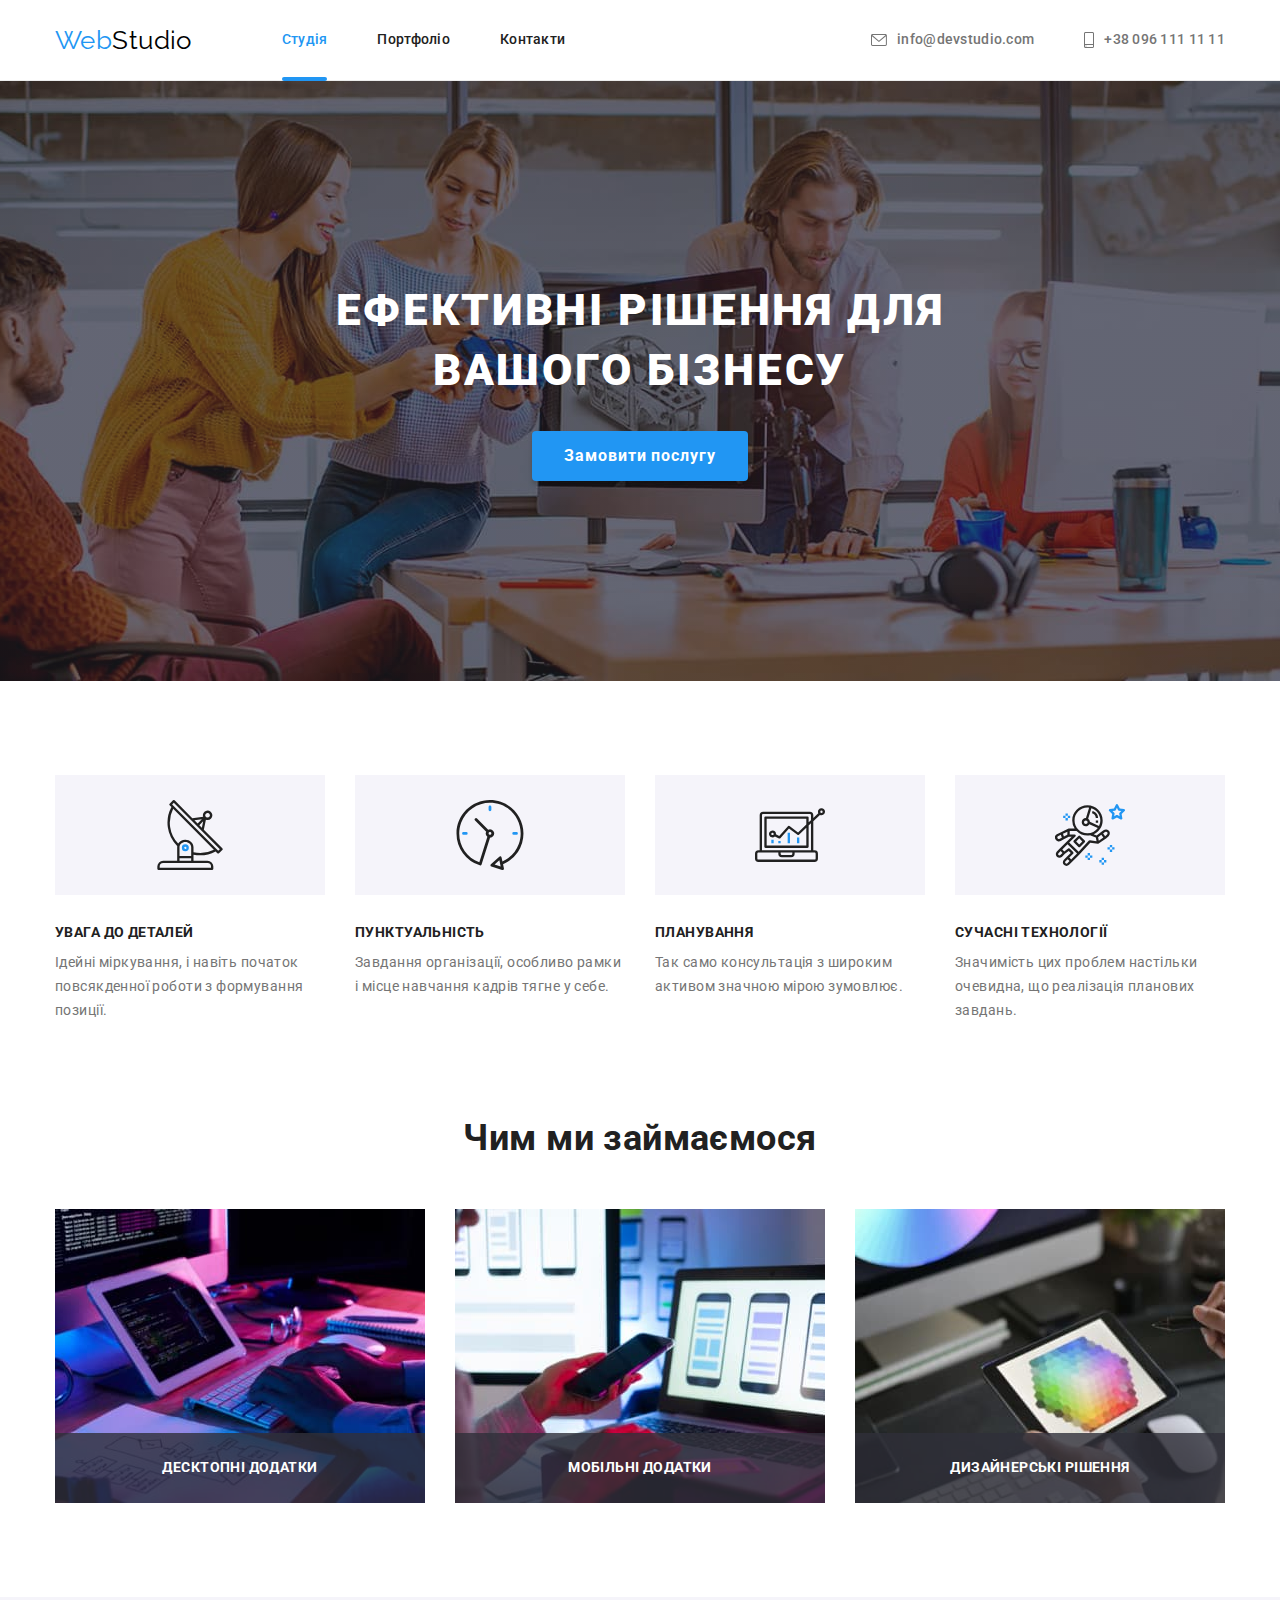
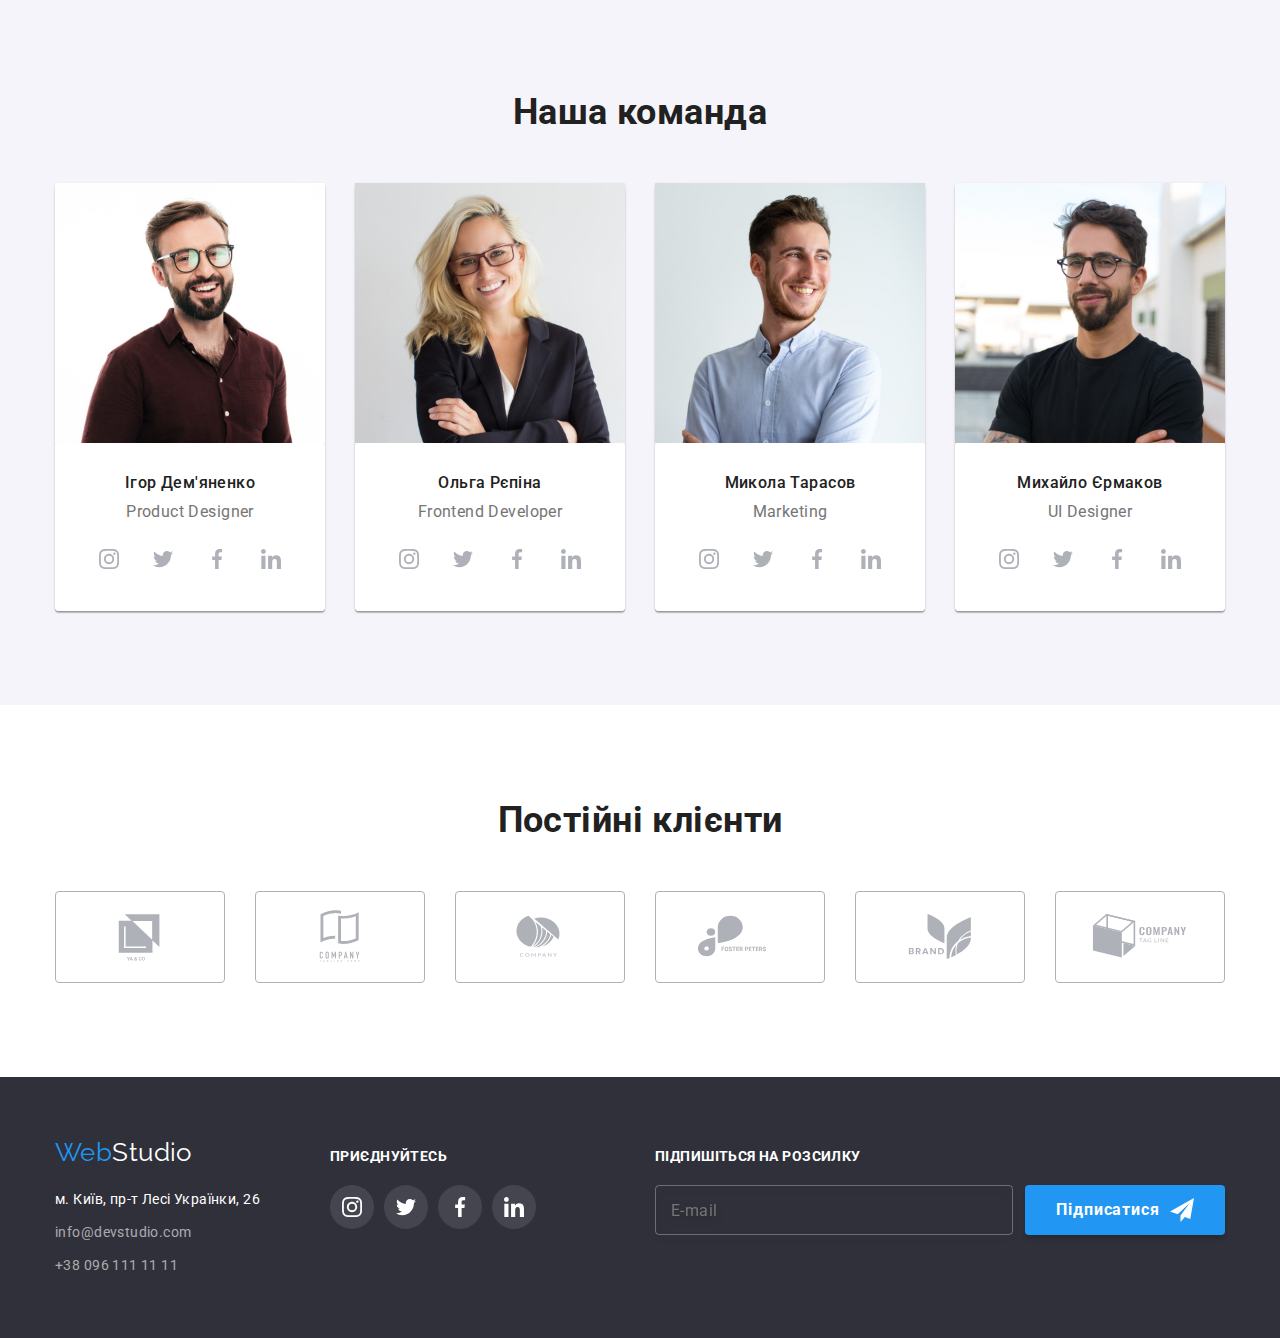
<file: index.html>
<!DOCTYPE html>
<html lang="uk">
	<head>
		<meta charset="UTF-8" />
		<meta http-equiv="X-UA-Compatible" content="IE=edge" />
		<meta name="viewport" content="width=device-width, initial-scale=1.0" />
		<title>Студія</title>
		<link rel="preconnect" href="https://fonts.googleapis.com" />
		<link rel="preconnect" href="https://fonts.gstatic.com" crossorigin />
		<link
			href="https://fonts.googleapis.com/css2?family=Raleway:wght@700&family=Roboto:wght@400;500;700;900&display=swap"
			rel="stylesheet"
		/>
		<link
			rel="stylesheet"
			href="https://cdnjs.cloudflare.com/ajax/libs/modern-normalize/1.1.0/modern-normalize.min.css"
		/>
		<!-- <link rel="stylesheet" href="./css/styles.css" /> -->
		<link rel="stylesheet" href="./css/main.min.css" />
	</head>
	<body>
		<header class="head-sect">
			<div class="container head-nav"
				><nav class="nav-container">
					<a href="./index.html" lang="en" class="logo"><span class="logo-accent">Web</span>Studio</a>
					<ul class="list nav-list">
						<li class="nav-item"><a href="./index.html" class="link nav-link current">Студія</a></li>
						<li class="nav-item"><a href="./portfolio.html" class="link nav-link">Портфоліо</a></li>
						<li class="nav-item"><a href="" class="link nav-link">Контакти</a></li>
					</ul>
				</nav>
				<ul class="list nav-container">
					<li class="nav-item"
						><a href="mailto:info@devstudio.com" class="link nav-link contact-link"
							><svg width="16px" height="12px" class="contact-icon">
								<use href="./images/symbol-defs.svg#icon-envelope"></use>
							</svg>
							info@devstudio.com</a
						></li
					>
					<li class="nav-item"
						><a href="tel:+380961111111" class="link nav-link contact-link">
							<svg width="10px" height="16px" class="contact-icon">
								<use href="./images/symbol-defs.svg#icon-smartphone"></use></svg
							>+38 096 111 11 11</a
						></li
					>
				</ul>
			</div>
		</header>
		<main>
			<!-- Hero section -->
			<section class="hero-sect hero-bg">
				<h1 class="hero-header">Ефективні рішення для вашого бізнесу</h1>
				<button class="basic-button hero-button" type="button" data-modal-open>Замовити послугу</button>
			</section>
			<!-- Qualities -->
			<section class="section-qual">
				<div class="container">
					<h2 class="visually-hidden">Особливості</h2>
					<ul class="list qualities-list">
						<li class="qualities-list__item">
							<div class="qualities-thumb"
								><svg width="70px" height="70px" class="qyualities-icon">
									<use href="./images/symbol-defs.svg#icon-antenna"></use>
								</svg>
							</div>
							<h3 class="qualities-list__header">УВАГА ДО ДЕТАЛЕЙ</h3>
							<p>Ідейні міркування, і навіть початок повсякденної роботи з формування позиції.</p>
						</li>
						<li class="qualities-list__item">
							<div class="qualities-thumb"
								><svg width="70px" height="70px" class="qyualities-icon">
									<use href="./images/symbol-defs.svg#icon-clock"></use>
								</svg>
							</div>
							<h3 class="qualities-list__header">ПУНКТУАЛЬНІСТЬ</h3>
							<p>Завдання організації, особливо рамки і місце навчання кадрів тягне у себе.</p>
						</li>
						<li class="qualities-list__item">
							<div class="qualities-thumb"
								><svg width="70px" height="70px" class="qyualities-icon">
									<use href="./images/symbol-defs.svg#icon-diagram"></use>
								</svg>
							</div>
							<h3 class="qualities-list__header">ПЛАНУВАННЯ</h3>
							<p>Так само консультація з широким активом значною мірою зумовлює.</p>
						</li>
						<li class="qualities-list__item">
							<div class="qualities-thumb"
								><svg width="70px" height="70px" class="qyualities-icon">
									<use href="./images/symbol-defs.svg#icon-astronaut"></use>
								</svg>
							</div>
							<h3 class="qualities-list__header">СУЧАСНІ ТЕХНОЛОГІЇ</h3>
							<p>Значимість цих проблем настільки очевидна, що реалізація планових завдань.</p>
						</li>
					</ul>
				</div>
			</section>
			<!-- What we do -->
			<section class="section">
				<div class="container">
					<h2 class="main-header">Чим ми займаємося</h2>
					<ul class="list works-list">
						<li class="work-item"
							><img src="./images/img-1.jpg" alt="розробка коду" width="370" height="294" />
							<p class="works-text">Десктопні додатки</p></li
						>
						<li class="work-item"
							><img src="./images/img-2.jpg" alt="мобільні додатки" width="370" height="294" />
							<p class="works-text">Мобільні додатки</p></li
						>
						<li class="work-item"
							><img src="./images/img-3.jpg" alt="оформлення" width="370" height="294" />
							<p class="works-text">Дизайнерські рішення</p></li
						>
					</ul>
				</div>
			</section>
			<!-- Our team -->
			<section class="section team-section">
				<div class="container">
					<h2 class="main-header">Наша команда</h2>
					<ul class="list team-list">
						<li class="team-item">
							<img src="./images/member-1.jpg" alt="Ігор Дем'яненко" width="270" height="260" />
							<div class="team-descr">
								<h3 class="names">Ігор Дем'яненко</h3>
								<p lang="en" class="speciality">Product Designer</p>
								<ul class="list social-list">
									<li class="social-item"
										><a href="" class="link social-link"
											><svg width="20px" height="20px" class="social-icon">
												<use href="./images/symbol-defs.svg#icon-instagram"></use></svg></a
									></li>
									<li class="social-item"
										><a href="" class="link social-link"
											><svg width="20px" height="20px" class="social-icon">
												<use href="./images/symbol-defs.svg#icon-twitter"></use></svg></a
									></li>
									<li class="social-item"
										><a href="" class="link social-link"
											><svg width="20px" height="20px" class="social-icon">
												<use href="./images/symbol-defs.svg#icon-facebook"></use></svg></a
									></li>
									<li class="social-item"
										><a href="" class="link social-link"
											><svg width="20px" height="20px" class="social-icon">
												<use href="./images/symbol-defs.svg#icon-linkedin"></use></svg></a
									></li>
								</ul>
							</div>
						</li>
						<li class="team-item">
							<img src="./images/member-2.jpg" alt="Ольга Рєпіна" width="270" height="260" />
							<div class="team-descr"
								><h3 class="names">Ольга Рєпіна</h3> <p lang="en" class="speciality">Frontend Developer</p
								><ul class="list social-list">
									<li class="social-item"
										><a href="" class="link social-link"
											><svg width="20px" height="20px" class="social-icon">
												<use href="./images/symbol-defs.svg#icon-instagram"></use></svg></a
									></li>
									<li class="social-item"
										><a href="" class="link social-link"
											><svg width="20px" height="20px" class="social-icon">
												<use href="./images/symbol-defs.svg#icon-twitter"></use></svg></a
									></li>
									<li class="social-item"
										><a href="" class="link social-link"
											><svg width="20px" height="20px" class="social-icon">
												<use href="./images/symbol-defs.svg#icon-facebook"></use></svg></a
									></li>
									<li class="social-item"
										><a href="" class="link social-link"
											><svg width="20px" height="20px" class="social-icon">
												<use href="./images/symbol-defs.svg#icon-linkedin"></use></svg></a
									></li> </ul
							></div>
						</li>
						<li class="team-item">
							<img src="./images/member-3.jpg" alt="Микола Тарасов" width="270" height="260" />
							<div class="team-descr"
								><h3 class="names">Микола Тарасов</h3> <p lang="en" class="speciality">Marketing</p
								><ul class="list social-list">
									<li class="social-item"
										><a href="" class="link social-link"
											><svg width="20px" height="20px" class="social-icon">
												<use href="./images/symbol-defs.svg#icon-instagram"></use></svg></a
									></li>
									<li class="social-item"
										><a href="" class="link social-link"
											><svg width="20px" height="20px" class="social-icon">
												<use href="./images/symbol-defs.svg#icon-twitter"></use></svg></a
									></li>
									<li class="social-item"
										><a href="" class="link social-link"
											><svg width="20px" height="20px" class="social-icon">
												<use href="./images/symbol-defs.svg#icon-facebook"></use></svg></a
									></li>
									<li class="social-item"
										><a href="" class="link social-link"
											><svg width="20px" height="20px" class="social-icon">
												<use href="./images/symbol-defs.svg#icon-linkedin"></use></svg></a
									></li> </ul
							></div>
						</li>
						<li class="team-item">
							<img src="./images/member-4.jpg" alt="Михайло Єрмаков" width="270" height="260" />
							<div class="team-descr"
								><h3 class="names">Михайло Єрмаков</h3> <p lang="en" class="speciality">UI Designer</p
								><ul class="list social-list">
									<li class="social-item"
										><a href="" class="link social-link"
											><svg width="20px" height="20px" class="social-icon">
												<use href="./images/symbol-defs.svg#icon-instagram"></use></svg></a
									></li>
									<li class="social-item"
										><a href="" class="link social-link"
											><svg width="20px" height="20px" class="social-icon">
												<use href="./images/symbol-defs.svg#icon-twitter"></use></svg></a
									></li>
									<li class="social-item"
										><a href="" class="link social-link"
											><svg width="20px" height="20px" class="social-icon">
												<use href="./images/symbol-defs.svg#icon-facebook"></use></svg></a
									></li>
									<li class="social-item"
										><a href="" class="link social-link"
											><svg width="20px" height="20px" class="social-icon">
												<use href="./images/symbol-defs.svg#icon-linkedin"></use></svg></a
									></li> </ul
							></div>
						</li>
					</ul>
				</div>
			</section>
			<!-- Clients -->
			<section class="section">
				<div class="container">
					<h2 class="main-header">Постійні клієнти</h2>
					<ul class="list client-list">
						<li class="client-list__item"
							><a href="" class="link client-list__link"
								><svg width="106px" height="60px" class="">
									<use href="./images/symbol-defs.svg#icon-client-1"></use></svg></a
						></li>
						<li class="client-list__item"
							><a href="" class="link client-list__link"
								><svg width="106px" height="60px" class="">
									<use href="./images/symbol-defs.svg#icon-client-2"></use></svg></a
						></li>
						<li class="client-list__item"
							><a href="" class="link client-list__link"
								><svg width="106px" height="60px" class="">
									<use href="./images/symbol-defs.svg#icon-client-3"></use></svg></a
						></li>
						<li class="client-list__item"
							><a href="" class="link client-list__link"
								><svg width="106px" height="60px" class="">
									<use href="./images/symbol-defs.svg#icon-client-4"></use></svg></a
						></li>
						<li class="client-list__item"
							><a href="" class="link client-list__link"
								><svg width="106px" height="60px" class="">
									<use href="./images/symbol-defs.svg#icon-client-5"></use></svg></a
						></li>
						<li class="client-list__item"
							><a href="" class="link client-list__link"
								><svg width="106px" height="60px" class="">
									<use href="./images/symbol-defs.svg#icon-client-6"></use></svg></a
						></li>
					</ul>
				</div>
			</section>
		</main>
		<footer class="footer">
			<div class="container">
				<div class="footer-cont">
					<div>
						<a href="./index.html" lang="en" class="logo logo-bot"><span class="logo-accent">Web</span>Studio</a>
						<address class="address">
							<ul class="list">
								<li class="foot-item">
									<a
										href="https://goo.gl/maps/7gZieauw5EvDryMb9"
										target="_blank"
										rel="noreferrer noopener"
										class="link map-link"
										>м. Київ, пр-т Лесі Українки, 26</a
									>
								</li>
								<li class="foot-item"
									><a href="mailto:info@devstudio.com" class="link foot-link">info@devstudio.com</a></li
								>
								<li class="foot-item"><a href="tel:+380961111111" class="link foot-link">+38 096 111 11 11</a></li>
							</ul>
						</address>
					</div>
					<div class="social-cont">
						<strong class="social-call">приєднуйтесь</strong>
						<ul class="list social-list">
							<li class="social-item"
								><a href="" class="link social-link footer-social"
									><svg width="20px" height="20px" class="social-icon">
										<use href="./images/symbol-defs.svg#icon-instagram"></use></svg></a
							></li>
							<li class="social-item"
								><a href="" class="link social-link footer-social"
									><svg width="20px" height="20px" class="social-icon">
										<use href="./images/symbol-defs.svg#icon-twitter"></use></svg></a
							></li>
							<li class="social-item"
								><a href="" class="link social-link footer-social"
									><svg width="20px" height="20px" class="social-icon">
										<use href="./images/symbol-defs.svg#icon-facebook"></use></svg></a
							></li>
							<li class="social-item"
								><a href="" class="link social-link footer-social"
									><svg width="20px" height="20px" class="social-icon">
										<use href="./images/symbol-defs.svg#icon-linkedin"></use></svg></a
							></li>
						</ul>
					</div>
					<form class="footer-form">
						<div class="footer-field"
							><label for="email" class="social-call send-call">Підпишіться на розсилку</label>
							<input type="email" id="email" name="email" placeholder="E-mail"
						/></div>
						<button type="submit" class="basic-button subscr-but"
							>Підписатися<svg width="24px" height="24px" class="send-icon">
								<use href="./images/symbol-defs.svg#icon-send"></use></svg
						></button>
					</form>
				</div>
			</div>
		</footer>
		<!-- Modal -->
		<div class="backdrop is-hidden" data-modal>
			<div class="modal"
				><button type="button" class="basic-button close-button" data-modal-close>
					<svg width="18px" height="18px">
						<use href="./images/symbol-defs.svg#icon-close"></use>
					</svg>
				</button>
				<p class="form-header">Залиште свої дані, ми вам передзвонимо</p>
				<form class="modal-form">
					<label class="input-field">
						<input type="text" name="name" />
						<span>Ім'я</span>
						<svg width="18px" height="18px" class="form-icon">
							<use href="./images/symbol-defs.svg#icon-person"></use>
						</svg>
					</label>
					<label class="input-field">
						<input type="tel" name="phone" />
						<span>Телефон</span>
						<svg width="18px" height="18px" class="form-icon">
							<use href="./images/symbol-defs.svg#icon-phone"></use>
						</svg>
					</label>
					<label class="input-field">
						<input type="email" name="email" />
						<span>Пошта</span>
						<svg width="18px" height="18px" class="form-icon">
							<use href="./images/symbol-defs.svg#icon-email"></use>
						</svg>
					</label>
					<label class="input-field">
						<textarea name="comment" placeholder="Введіть текст"></textarea>
						<span>Коментар</span>
					</label>
					<div class="agreement">
						<label class="checkbox-label">
							<input type="checkbox" name="agreement" value="agree" class="checkbox" />
							<svg width="16px" height="15px" class="icon-check">
								<use href="./images/symbol-defs.svg#icon-check"></use>
							</svg>
							Погоджуюся з розсилкою та приймаю<a href="" class="agreement-link">Умови договору</a>
						</label>
					</div>
					<button class="basic-button hero-button subscr-but send-button" type="submit">Відправити</button>
				</form>
			</div>
		</div>
		<script src="./js/modal.js"></script>
	</body>
</html>
</file>
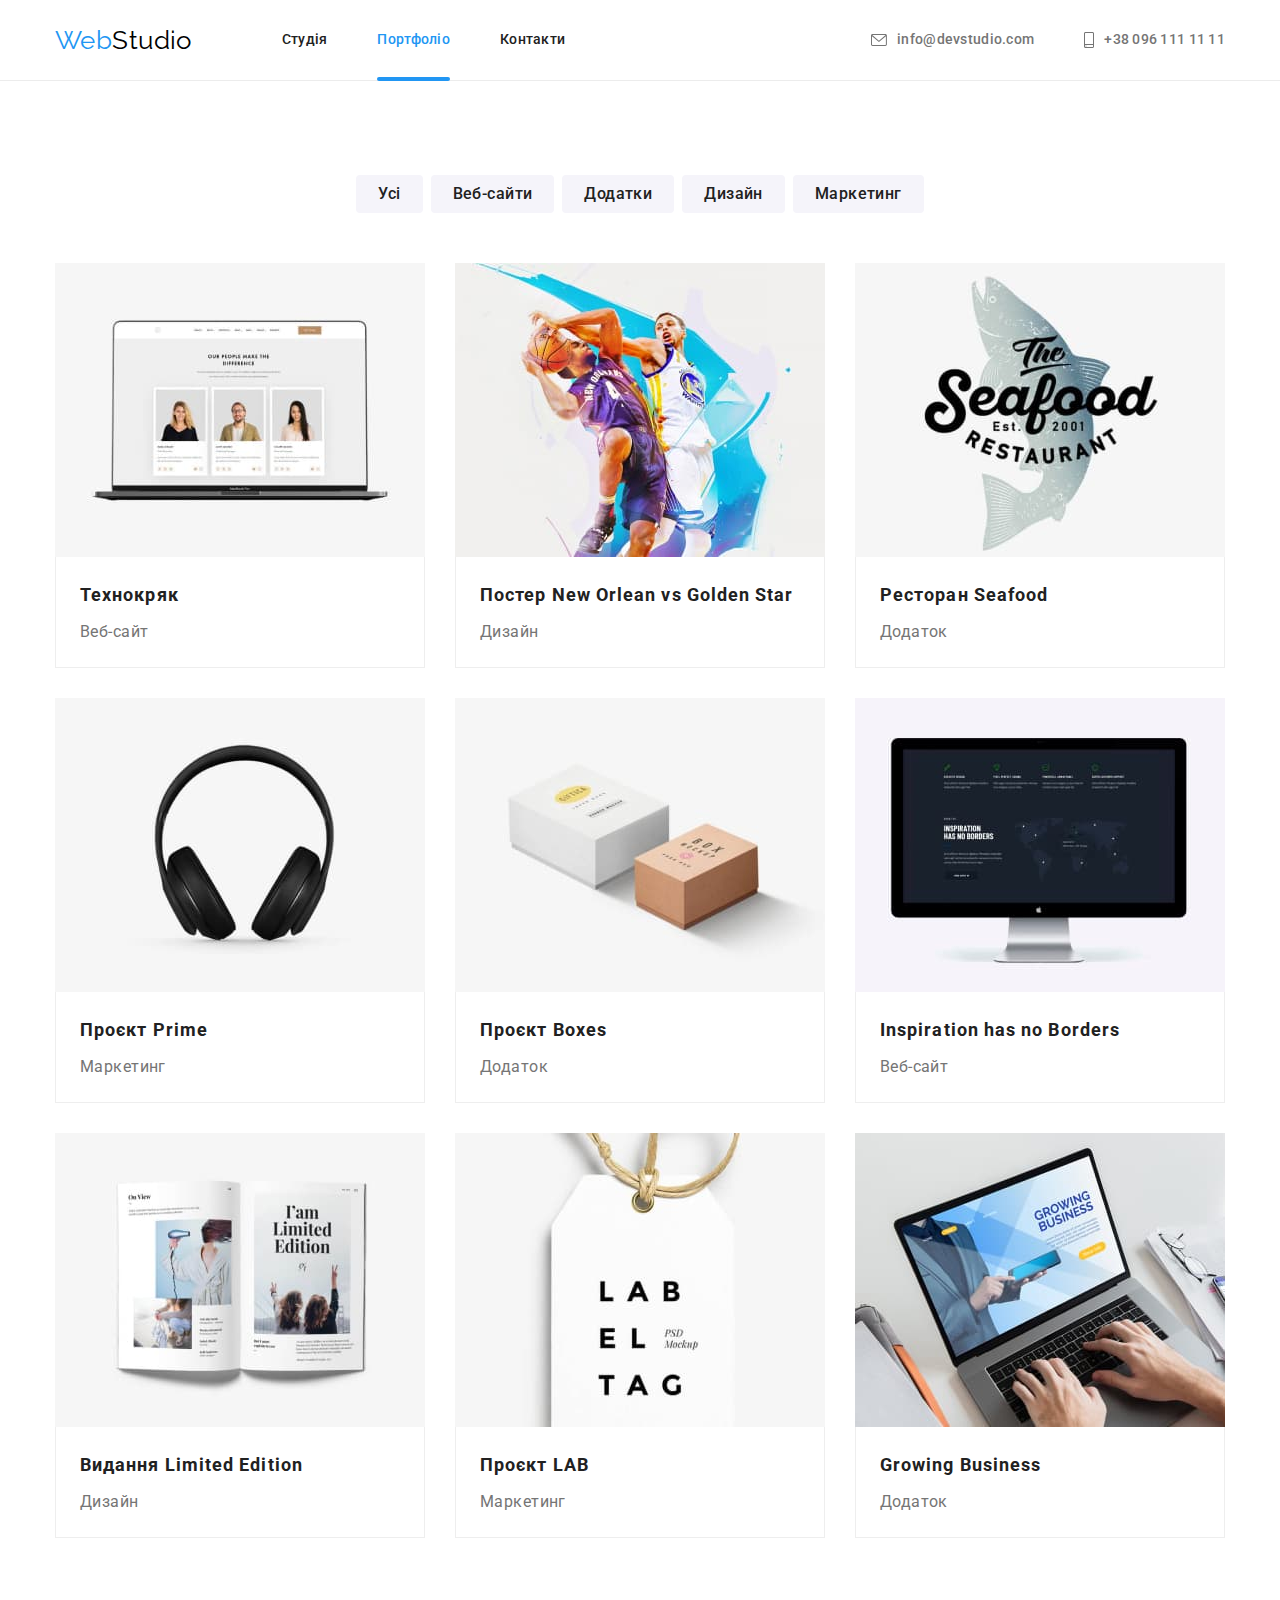
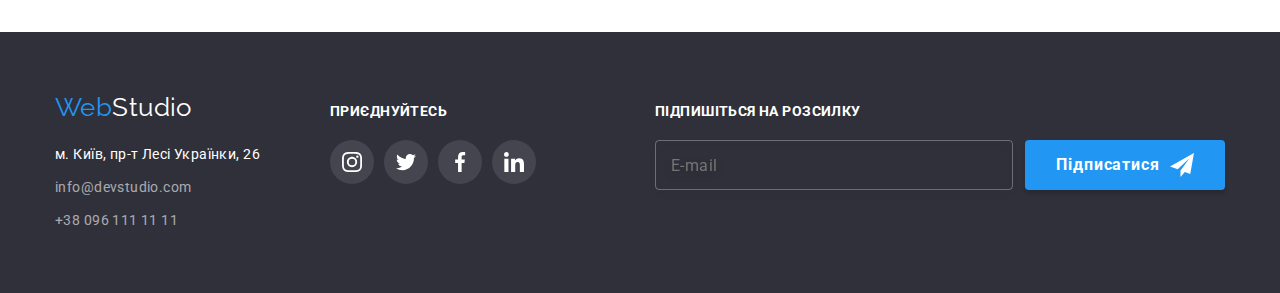
<file: portfolio.html>
<!DOCTYPE html>
<html lang="uk">
	<head>
		<meta charset="UTF-8" />
		<meta http-equiv="X-UA-Compatible" content="IE=edge" />
		<meta name="viewport" content="width=device-width, initial-scale=1.0" />
		<title>Портфоліо</title>
		<link rel="preconnect" href="https://fonts.googleapis.com" />
		<link rel="preconnect" href="https://fonts.gstatic.com" crossorigin />
		<link
			href="https://fonts.googleapis.com/css2?family=Raleway:wght@700&family=Roboto:wght@400;500;700;900&display=swap"
			rel="stylesheet"
		/>
		<link
			rel="stylesheet"
			href="https://cdnjs.cloudflare.com/ajax/libs/modern-normalize/1.1.0/modern-normalize.min.css"
		/>
		<!-- <link rel="stylesheet" href="./css/styles.css" /> -->
		<link rel="stylesheet" href="./css/main.min.css" />
	</head>
	<body>
		<header class="head-sect">
			<div class="container head-nav"
				><nav class="nav-container">
					<a href="./index.html" lang="en" class="logo"><span class="logo-accent">Web</span>Studio</a>
					<ul class="list nav-list">
						<li class="nav-item"><a href="./index.html" class="link nav-link">Студія</a></li>
						<li class="nav-item"><a href="./portfolio.html" class="link nav-link current">Портфоліо</a></li>
						<li class="nav-item"><a href="" class="link nav-link">Контакти</a></li>
					</ul>
				</nav>
				<ul class="list nav-container">
					<li class="nav-item"
						><a href="mailto:info@devstudio.com" class="link nav-link contact-link"
							><svg width="16px" height="12px" class="contact-icon">
								<use href="./images/symbol-defs.svg#icon-envelope"></use>
							</svg>
							info@devstudio.com</a
						></li
					>
					<li class="nav-item"
						><a href="tel:+380961111111" class="link nav-link contact-link">
							<svg width="10px" height="16px" class="contact-icon">
								<use href="./images/symbol-defs.svg#icon-smartphone"></use></svg
							>+38 096 111 11 11</a
						></li
					>
				</ul>
			</div>
		</header>
		<main>
			<section class="section">
				<div class="container">
					<h1 class="visually-hidden">Наші продукти</h1>
					<ul class="list filter-list">
						<li class="filter-item"><button class="basic-button filter-button" type="button">Усі</button></li>
						<li class="filter-item"><button class="basic-button filter-button" type="button">Веб-сайти</button></li>
						<li class="filter-item"><button class="basic-button filter-button" type="button">Додатки</button></li>
						<li class="filter-item"><button class="basic-button filter-button" type="button">Дизайн</button></li>
						<li class="filter-item"><button class="basic-button filter-button" type="button">Маркетинг</button></li>
					</ul>
					<ul class="list cards-list">
						<li class="cards-item">
							<a href="" class="link filter-link">
								<div class="card-thumb">
									<img src="./images/filtr-1.jpg" alt="веб сайт" width="370" height="294" />
									<p class="overlay-text"
										>Ресурс пропонує комплексні пропозиції з різним рівнем функціоналу та сервісів. Все це дозволить
										відвідувачу отримати вичерпні відомості про компанію чи приватну особу.</p
									>
								</div>
								<div class="card-text"
									><h2 class="cards-header">Технокряк</h2>
									<p class="cards-text">Веб-сайт</p>
								</div></a
							>
						</li>
						<li class="cards-item">
							<a href="" class="link filter-link">
								<div class="card-thumb">
									<img src="./images/filtr-2.jpg" alt="постер" width="370" height="294" />
									<p class="overlay-text"
										>Ресурс пропонує комплексні пропозиції з різним рівнем функціоналу та сервісів. Все це дозволить
										відвідувачу отримати вичерпні відомості про компанію чи приватну особу.</p
									>
								</div>
								<div class="card-text"
									><h2 class="cards-header">Постер <span lang="en">New Orlean vs Golden Star</span></h2>
									<p class="cards-text">Дизайн</p></div
								></a
							>
						</li>
						<li class="cards-item"
							><a href="" class="link filter-link"
								><div class="card-thumb">
									<img src="./images/filtr-3.jpg" alt="емблема ресторану" width="370" height="294" />
									<p class="overlay-text"
										>Ресурс пропонує комплексні пропозиції з різним рівнем функціоналу та сервісів. Все це дозволить
										відвідувачу отримати вичерпні відомості про компанію чи приватну особу.</p
									> </div
								><div class="card-text"
									><h2 class="cards-header">Ресторан <span lang="en">Seafood</span></h2>
									<p class="cards-text">Додаток</p></div
								></a
							>
						</li>
						<li class="cards-item"
							><a href="" class="link filter-link"
								><div class="card-thumb">
									<img src="./images/filtr-4.jpg" alt="навушники" width="370" height="294" />
									<p class="overlay-text"
										>Ресурс пропонує комплексні пропозиції з різним рівнем функціоналу та сервісів. Все це дозволить
										відвідувачу отримати вичерпні відомості про компанію чи приватну особу.</p
									> </div
								><div class="card-text"
									><h2 class="cards-header">Проєкт <span lang="en">Prime </span></h2>
									<p class="cards-text">Маркетинг</p></div
								></a
							>
						</li>
						<li class="cards-item"
							><a href="" class="link filter-link"
								><div class="card-thumb">
									<img src="./images/filtr-5.jpg" alt="коробки" width="370" height="294" /><p class="overlay-text"
										>Ресурс пропонує комплексні пропозиції з різним рівнем функціоналу та сервісів. Все це дозволить
										відвідувачу отримати вичерпні відомості про компанію чи приватну особу.</p
									> </div
								><div class="card-text"
									><h2 class="cards-header">Проєкт <span lang="en">Boxes</span></h2>
									<p class="cards-text">Додаток</p></div
								></a
							>
						</li>
						<li class="cards-item"
							><a href="" class="link filter-link"
								><div class="card-thumb">
									<img src="./images/filtr-6.jpg" alt="веб сайт" width="370" height="294" />
									<p class="overlay-text"
										>Ресурс пропонує комплексні пропозиції з різним рівнем функціоналу та сервісів. Все це дозволить
										відвідувачу отримати вичерпні відомості про компанію чи приватну особу.</p
									> </div
								><div class="card-text"
									><h2 lang="en" class="cards-header">Inspiration has no Borders</h2>
									<p class="cards-text">Веб-сайт</p></div
								></a
							>
						</li>
						<li class="cards-item"
							><a href="" class="link filter-link"
								><div class="card-thumb">
									<img src="./images/filtr-7.jpg" alt="книга" width="370" height="294" />
									<p class="overlay-text"
										>Ресурс пропонує комплексні пропозиції з різним рівнем функціоналу та сервісів. Все це дозволить
										відвідувачу отримати вичерпні відомості про компанію чи приватну особу.</p
									> </div
								><div class="card-text"
									><h2 class="cards-header">Видання <span lang="en">Limited Edition</span></h2>
									<p class="cards-text">Дизайн</p></div
								></a
							>
						</li>
						<li class="cards-item"
							><a href="" class="link filter-link"
								><div class="card-thumb">
									<img src="./images/filtr-8.jpg" alt="ярлик з текстом" width="370" height="294" />
									<p class="overlay-text"
										>Ресурс пропонує комплексні пропозиції з різним рівнем функціоналу та сервісів. Все це дозволить
										відвідувачу отримати вичерпні відомості про компанію чи приватну особу.</p
									> </div
								><div class="card-text"
									><h2 class="cards-header">Проєкт <span lang="en">LAB</span></h2>
									<p class="cards-text">Маркетинг</p></div
								></a
							>
						</li>
						<li class="cards-item"
							><a href="" class="link filter-link"
								><div class="card-thumb">
									<img src="./images/filtr-9.jpg" alt="додаток для бізнесу" width="370" height="294" />
									<p class="overlay-text"
										>Ресурс пропонує комплексні пропозиції з різним рівнем функціоналу та сервісів. Все це дозволить
										відвідувачу отримати вичерпні відомості про компанію чи приватну особу.</p
									> </div
								><div class="card-text"
									><h2 lang="en" class="cards-header">Growing Business</h2> <p class="cards-text">Додаток</p></div
								></a
							>
						</li>
					</ul>
				</div>
			</section>
		</main>
		<footer class="footer">
			<div class="container">
				<div class="footer-cont">
					<div>
						<a href="./index.html" lang="en" class="logo logo-bot"><span class="logo-accent">Web</span>Studio</a>
						<address class="address">
							<ul class="list">
								<li class="foot-item">
									<a
										href="https://goo.gl/maps/7gZieauw5EvDryMb9"
										target="_blank"
										rel="noreferrer noopener"
										class="link map-link"
										>м. Київ, пр-т Лесі Українки, 26</a
									>
								</li>
								<li class="foot-item"
									><a href="mailto:info@devstudio.com" class="link foot-link">info@devstudio.com</a></li
								>
								<li class="foot-item"><a href="tel:+380961111111" class="link foot-link">+38 096 111 11 11</a></li>
							</ul>
						</address>
					</div>
					<div class="social-cont">
						<strong class="social-call">приєднуйтесь</strong>
						<ul class="list social-list">
							<li class="social-item"
								><a href="" class="link social-link footer-social"
									><svg width="20px" height="20px" class="social-icon">
										<use href="./images/symbol-defs.svg#icon-instagram"></use></svg></a
							></li>
							<li class="social-item"
								><a href="" class="link social-link footer-social"
									><svg width="20px" height="20px" class="social-icon">
										<use href="./images/symbol-defs.svg#icon-twitter"></use></svg></a
							></li>
							<li class="social-item"
								><a href="" class="link social-link footer-social"
									><svg width="20px" height="20px" class="social-icon">
										<use href="./images/symbol-defs.svg#icon-facebook"></use></svg></a
							></li>
							<li class="social-item"
								><a href="" class="link social-link footer-social"
									><svg width="20px" height="20px" class="social-icon">
										<use href="./images/symbol-defs.svg#icon-linkedin"></use></svg></a
							></li>
						</ul>
					</div>
					<form class="footer-form">
						<div class="footer-field"
							><label for="email" class="social-call send-call">Підпишіться на розсилку</label>
							<input type="email" id="email" name="email" placeholder="E-mail"
						/></div>
						<button type="submit" class="basic-button subscr-but"
							>Підписатися<svg width="24px" height="24px" class="send-icon">
								<use href="./images/symbol-defs.svg#icon-send"></use></svg
						></button>
					</form>
				</div>
			</div>
		</footer>
	</body>
</html>
</file>
<file: css/styles.css>
:root {
	--main-color: #757575;
	--accent-color: #2196f3;
	--header-color: #212121;
	--active-button: #188ce8;
	--secondary-logo-color: #000000;
	--secondary-color: #ffffff;
	--main-background-color: #ffffff;
	--secondary-background-color: #2f303a;
	--footer-links: rgba(255, 255, 255, 0.6);
	--filter-bg: #f5f4fa;
	--card-set-gap: 30px;
	--icon-color: #AFB1B8;
}
/* global rules */
body {
	font-family: "Roboto", sans-serif;
	font-size: 14px;
	line-height: 1.71;
	letter-spacing: 0.03em;
	color: var(--main-color);
	background-color: var(--main-background-color);
}
h1, h2, h3, h5, h5, h6 {
	margin: 0;
}
button {
	padding: 0;
}
img {
	display: block;
	max-width: 100%;
}
p {
	margin: 0;
}
.list p {
	margin: 0;
}
.visually-hidden {
	position: absolute;
	width: 1px;
	height: 1px;
	margin: -1px;
	border: 0;
	padding: 0;

	white-space: nowrap;
	clip-path: inset(100%);
	clip: rect(0 0 0 0);
	overflow: hidden;
}
.list {
	list-style: none;
	padding: 0;
	margin: 0;
}
.link {
	text-decoration: none;
	color: inherit;
}
.container {
	width: 1200px;
	padding-left: 15px;
	padding-right: 15px;
	margin-left: auto;
	margin-right: auto;
	/* outline: 1px solid purple; */
}
.section {
	padding-top: 94px;
	padding-bottom: 94px;
	/* outline: 1px solid yellowgreen; */
}
/* header */
.head-sect {
	border-bottom: 1px solid #ECECEC;
}
.head-nav {
	display: flex;
	justify-content: space-between;
	align-items: center;

}
/* Logo */
.logo {
	font-family: "Raleway", sans-serif;
	font-size: 26px;
	line-height: 1.19;
	text-decoration: none;

	color: var(--secondary-logo-color);
}
.logo-accent {
	color: var(--accent-color);
}
/* navigation */
.nav-container {
	display: flex;
	align-items: center;

	/* outline: 1px solid red; */
}
.nav-list {
	display: flex;
	align-items: center;
	margin-left: 90px;

	/* outline: 1px solid red; */
}

.nav-item {
	position: relative;
	margin-left: 50px;
}
.nav-item:first-child {
	margin-left: 0;
}

.nav-link {
	display: block;
	padding: 32px 0;
	
	font-weight: 500;
	font-size: 14px;
	line-height: 1.14;
	letter-spacing: 0.02em;
	color: var(--header-color);
	transition: color 250ms cubic-bezier(0.4, 0, 0.2, 1);

	/* outline: 1px solid greenyellow; */
}

.current {
	color: var(--accent-color);
}
.nav-link:hover,
.nav-link:focus {
	color: var(--accent-color);
}

.current::after {
	content: '';
	position: absolute;
	bottom: -1px;
	display: block;
	background: var(--accent-color);
	width: 100%;
	height: 4px;
	border-radius: 2px;
}

.contact-link {
	display: flex;
	align-items: center;
	color: var(--main-color);
}

.contact-icon {
	fill: currentColor;
	margin-right: 10px;
}



/* hero */
.hero-sect {
	padding: 200px 0;
	background-color: var(--secondary-background-color);
	text-align: center;
}
.hero-bg {
	height: 600px;
	max-width: 1600px;
	margin-left: auto;
	margin-right: auto;
	background-image: linear-gradient(rgba(47, 48, 58, 0.4),
	rgba(47, 48, 58, 0.4)),
	url(../images/hero-bg.jpg);
	background-size: cover;
	background-repeat: no-repeat;
	background-position: center;
}

.hero-header {
	width: 700px;
	margin-bottom: 30px;
	margin-right: auto;
	margin-left: auto;

	font-weight: 900;
	font-size: 44px;
	line-height: 1.36;
	letter-spacing: 0.06em;
	text-transform: uppercase;

	color: var(--secondary-color);
}
.basic-button {
	border: 0px;
	display: inline-block;
	cursor: pointer;
}

.hero-button {
	min-width: 216px;
	border-radius: 4px;
	padding: 10px;

	font-family: inherit;
	font-weight: 700;
	font-size: 16px;
	line-height: 1.88;
	letter-spacing: 0.06em;

	color: var(--secondary-color);
	background-color: var(--accent-color);
	box-shadow: 0px 4px 4px rgba(0, 0, 0, 0.15);

	transition: background-color 250ms cubic-bezier(0.4, 0, 0.2, 1);
}
.hero-button:hover,
.hero-button:focus {
	background-color: var(--active-button);
}
/* Qualities */
.section-qual {
	padding-top: 94px;
}

.qualities-thumb {
	display: flex;
	justify-content: center;
	align-items: center;
	background-color: var(--filter-bg);
	width: 270px;
	height: 120px;
	margin-bottom: 30px;
}

.quality-header {
	margin-bottom: 10px;
	font-size: 14px;
	line-height: 1.14;
	letter-spacing: 0.03em;
	text-transform: uppercase;

	color: var(--header-color);

}
.qualities-list {
display: flex;

}

.qualities-item {
	flex-basis: calc((100%-90px) / 4);
	margin-left: 30px;
	/* outline: 1px solid teal; */
}
.qualities-item:first-child {
	margin-left: 0;
}

/* What we do */
.main-header {
	margin-bottom: 50px;
	font-size: 36px;
	line-height: 1.17;
	text-align: center;

	color: var(--header-color);
}
.works-list {
	display: flex;
	/* outline: 1px dashed red; */
	margin-left: -30px;
}
.work-item {
	position: relative;
	flex-basis: calc((100% / 3) -30px);
	margin-left: 30px;
}

.works-text {
	position: absolute;
	bottom: 0;
	display: flex;
	justify-content: center;
	align-items: center;
	width: 100%;
	height: 70px;

	background: rgba(47, 48, 58, 0.8);

	font-weight: 700;
	line-height: 1.14;
	text-align: center;
	text-transform: uppercase;
	
	color: var(--secondary-color);
}

/* Our team */
.team-section {
	background-color: var(--filter-bg);
}

.team-list {
	display: flex;
	/* outline: 1px dashed red; */
}
.team-item {
	flex-basis: calc((100% - 90px) / 4);
	margin-left: 30px;
	box-shadow: 0px 1px 3px rgba(0, 0, 0, 0.12), 
	0px 1px 1px rgba(0, 0, 0, 0.14), 
	0px 2px 1px rgba(0, 0, 0, 0.2);
	border-radius: 4px;

	/* outline: 1px dashed yellowgreen; */
}
.team-item:first-child {
	margin-left: 0;
}

.team-descr {
	padding: 30px 0;
	background-color:var(--main-background-color);
	border-radius: 4px;
}

.names {
	margin-bottom: 10px;
	font-weight: 500;
	font-size: 16px;
	line-height: 1.19;
	text-align: center;

	color: var(--header-color);
}
.speciality {
	font-size: 16px;
	line-height: 1.19;
	text-align: center;
}

.social-list {
	display: flex;
	justify-content: center;
	margin-top: 16px;
	/* outline: 1px solid red; */
}

.social-item:not(:first-child) {
	margin-left: 10px;

}

.social-link {
	display: flex;
	justify-content: center;
	align-items: center;
	width: 44px;
	height: 44px;
	fill: var(--icon-color);
	border-radius: 50%;

	transition: background-color 250ms cubic-bezier(0.4, 0, 0.2, 1), 
	fill 250ms cubic-bezier(0.4, 0, 0.2, 1);
}

.social-link:hover,
.social-link:focus {
	background-color: var(--accent-color);
	fill: var(--secondary-color);
}

/* Clients */
.client-list {
	display: flex;
	justify-content: center;
}

.client-item:not(:first-child) {
	margin-left: 30px;
}
.client-link {
	display: flex;
	justify-content: center;
	align-items: center;
	width: 170px;
	height: 92px;
	fill: var(--icon-color);
	border: 1px solid var(--icon-color);
	border-radius: 4px;

	transition: fill 250ms cubic-bezier(0.4, 0, 0.2, 1), 
	border-color 250ms cubic-bezier(0.4, 0, 0.2, 1);
}

.client-link:hover,
.client-link:focus {
	fill: var(--accent-color);
	border-color: var(--accent-color);
}



/* Footer */
.footer {
	padding: 60px 0;
	background-color: var(--secondary-background-color);
}
.footer-cont {
	display: flex;
	align-items: baseline;
}


.logo-bot {
	display: block;
	margin-bottom: 20px;
	color: var(--secondary-color);
}
.address {
	font-style: normal;
}
.map-link {
	color: var(--secondary-color);
	transition: color 250ms cubic-bezier(0.4, 0, 0.2, 1);
}
.map-link:hover,
.map-link:focus {
	color: var(--accent-color);
}

.foot-link {
	color: var(--footer-links);
	transition: color 250ms cubic-bezier(0.4, 0, 0.2, 1);
}
.foot-link:hover,
.foot-link:focus {
	color: var(--accent-color);
}

.foot-item + .foot-item {
	margin-top: 9px;
}
.social-cont {
	margin-left: 70px;
}

.social-call {
	line-height: 1.14;
	text-transform: uppercase;
	color: var(--secondary-color);
} 

.footer-social {
	background-color: rgba(255, 255, 255, 0.1);
	fill: var(--secondary-color);
}
.footer-form {
	display: flex;
	align-items: flex-end;
	width: 570px;
	margin-left: auto;
}

.footer-field {
	display: flex;
	flex-direction: column;

}
.footer-field input {
	width: 358px;
	height: 50px;
	margin: 0;
	padding: 0 15px;
	border-radius: 4px;
	background-color: transparent;
	border: 1px solid rgba(255, 255, 255, 0.3);
	filter: drop-shadow(0px 4px 4px rgba(0, 0, 0, 0.15));
	font-size: 16px;
	line-height: 1.25;
	letter-spacing: 0.03em;
	color: var(--secondary-color);
}
.footer-field label {
	margin-bottom: 20px;
}

.send-call {
	font-weight: 700;
}
.subscr-but {
	display: flex;
	justify-content: center;
	align-items: center;
	width: 200px;
	height: 50px;
	border-radius: 4px;
	padding: 5px;
	margin-left: 12px;

	font-family: inherit;
	font-weight: 700;
	font-size: 16px;
	line-height: 1.88;
	letter-spacing: 0.06em;

	color: var(--secondary-color);
	background-color: var(--accent-color);
	box-shadow: 0px 4px 4px rgba(0, 0, 0, 0.15);

	transition: background-color 250ms cubic-bezier(0.4, 0, 0.2, 1);
}
.subscr-but:hover,
.subscr-but:focus {
	background-color: var(--active-button);
}
.send-icon {
	margin-left: 10px;
}

/* Modal */
.backdrop {
	position: fixed;
	top: 0;
	left: 0;
	width: 100%;
	height: 100%;
	background: rgba(0, 0, 0, 0.2);
	opacity: 1;
	transition: opacity 250ms cubic-bezier(0.4, 0, 0.2, 1),
	visibility 250ms cubic-bezier(0.4, 0, 0.2, 1);
}
.backdrop.is-hidden {
	opacity: 0;
	pointer-events: none;
	visibility: hidden;
}

.backdrop.is-hidden .modal {
	transform: translate(-50%, -50%) scale(0.5);
}


.modal {
	position: absolute;
	top: 50%;
	left: 50%;
	min-height: 580px;
	min-width: 530px;
	padding: 40px;
	background-color: var(--secondary-color);
	box-shadow: 0px 1px 3px rgba(0, 0, 0, 0.12), 0px 1px 1px rgba(0, 0, 0, 0.14), 0px 2px 1px rgba(0, 0, 0, 0.2);
	border-radius: 4px;
	transform: translate(-50%, -50%) scale(1);
	transition: transform 250ms cubic-bezier(0.4, 0, 0.2, 1),
	box-shadow 250ms cubic-bezier(0.4, 0, 0.2, 1);
}

.close-button {
	position: absolute;
	top: 8px;
	right: 8px;
	display: flex;
	align-items: center;
	justify-content: center;
	width: 30px;
	height: 30px;
	cursor: pointer;
	border-radius: 50%;
	background: #FFFFFF;
	border: 1px solid rgba(0, 0, 0, 0.1);
}
.close-button:hover,
.close-button:focus {
	fill: var(--accent-color);
}
.form-header {
	margin-bottom: 12px;

	font-weight: 700;
	font-size: 20px;
	line-height: 1.15;
	text-align: center;
	letter-spacing: 0.03em;
	
	color: var(--header-color);
}
.modal-form {
	width: 448px;	
}

.input-field {
	position: relative;
	display: flex;
	flex-direction: column-reverse;
	margin-bottom: 10px;
}

.input-field:last-of-type {
	margin-bottom: 20px;
}


.input-field span {
	margin-bottom: 4px;
	font-size: 12px;
	line-height: 1.17;
	letter-spacing: 0.01em;
}

.input-field input {
	height: 40px;
	margin: 0;
	padding:10px 10px 10px 30px;
	border: 1px solid rgba(33, 33, 33, 0.2);
	border-radius: 4px;
	outline: none;
	transition: border-color 250ms cubic-bezier(0.4, 0, 0.2, 1);
}
.form-icon {
	position: absolute;
	top: 50%;
	left: 12px;
	transition: fill 250ms cubic-bezier(0.4, 0, 0.2, 1);
}
.input-field:focus-within > .form-icon {
	fill: var(--accent-color);
}

.input-field textarea {
	resize: none;
	height: 120px;
	padding: 12px 16px;
	border: 1px solid rgba(33, 33, 33, 0.2);
	border-radius: 4px;
	outline: none;
	transition: border-color 250ms cubic-bezier(0.4, 0, 0.2, 1);

	font-size: 12px;
	line-height: 1.17;
	letter-spacing: 0.01em;
	
}
.input-field textarea::placeholder {
	color: rgba(117, 117, 117, 0.5);
}
.input-field:focus-within input,
.input-field:focus-within textarea {
	border-color: var(--accent-color);
	cursor: pointer;
}
.agreement {
	display: flex;
	align-items: center;
	justify-content: center;
}
.checkbox-label{
	display: flex;
	justify-content: center;
	align-items: center;
}
.checkbox {
	appearance: none;
	position: absolute;
	line-height: 1.71;
	letter-spacing: 0.03em;
}
.icon-check {
	fill: transparent;
	border: 2px solid black;
	border-radius: 2px;
	margin-right: 7px;

}
.checkbox:checked + .icon-check{
	border: none;
	fill: var(--accent-color);

}
.agreement-link {
	display: inline-block;
	margin-left: 5px;
	color: var(--accent-color);
}
.send-button {
	margin-left: auto;
	margin-right: auto;
	margin-top: 30px;
}

/* Portfolio */
/* Filter */
/* buttons */
.filter-button {
	padding-top: 6px;
	padding-bottom: 6px;
	padding-left: 22px;
	padding-right: 22px;
	border-radius: 4px;

	font-family: inherit;
	font-weight: 500;
	font-size: 16px;
	line-height: 1.62;
	text-align: center;
	letter-spacing: inherit;

	color: var(--header-color);
	background-color: var(--filter-bg);

	transition: color 250ms cubic-bezier(0.4, 0, 0.2, 1),
	background-color 250ms cubic-bezier(0.4, 0, 0.2, 1),
	box-shadow 250ms cubic-bezier(0.4, 0, 0.2, 1);

	/* outline: 1px solid yellowgreen; */
}
.filter-button:hover,
.filter-button:focus {
	color: var(--secondary-color);
	background-color: var(--accent-color);
	box-shadow: 0px 3px 1px rgba(0, 0, 0, 0.1), 
	0px 1px 2px rgba(0, 0, 0, 0.08), 
	0px 2px 2px rgba(0, 0, 0, 0.12);
}

.filter-list {
	display: flex;
	justify-content: center;
	padding-bottom: 16px;
	margin-bottom: 34px;
	/* outline: 1px dashed red; */
}

.filter-item:not(:first-child) {
	margin-left: 8px;
}

/* cards */
.cards-header {
	margin-bottom: 4px;
	font-size: 18px;
	line-height: 2;
	letter-spacing: 0.06em;

	color: var(--header-color);
}
.cards-desc {
	font-size: 16px;
	line-height: 1.88;
}
.cards-text {
	font-size: 16px;
	line-height: 1.88;
}


.cards-list {
	display: flex;
	flex-wrap: wrap;
	margin-left: calc(-1 * var(--card-set-gap));
	margin-top: calc(-1 * var(--card-set-gap));
	/* outline: 1px solid blue; */
}

.cards-item {
	flex-basis: calc((100% / 3) - var(--card-set-gap));
	margin-left: var(--card-set-gap);
	margin-top: var(--card-set-gap);
	/* outline: 1px solid red; */
}
.filter-link {
	display: block;

	transition: box-shadow 250ms cubic-bezier(0.4, 0, 0.2, 1);
}
.filter-link:hover,
.filter-link:focus {
	box-shadow: 0px 1px 1px rgba(0, 0, 0, 0.12), 
	0px 4px 4px rgba(0, 0, 0, 0.06), 
	1px 4px 6px rgba(0, 0, 0, 0.16);
}
.card-thumb {
	position: relative;
	overflow: hidden;
}
.card-text {
	border: 1px solid #EEEEEE;
	border-top: none;
	padding: 20px 24px;
}

.overlay-text {
	position: absolute;
	top: 0;
	left: 0;
	display: flex;
	align-items: center;

	width: 100%;
	height: 100%;
	padding: 24px;

	font-size: 18px;
	line-height: 1.56;
	letter-spacing: 0.03em;

	color: var(--secondary-color);
	background: rgba(33, 150, 243, 0.9);

	transform: translateY(100%);
	transition: transform 250ms cubic-bezier(0.4, 0, 0.2, 1);
}

.cards-item:hover .overlay-text {
	transform: translateY(0);
}
</file>
<file: css/main.min.css>
body{font-family:"Roboto",sans-serif;font-size:14px;line-height:1.71;letter-spacing:.03em;color:#757575;background-color:#fff}h1,h2,h3,h5,h5,h6{margin:0}button{padding:0}img{display:block;max-width:100%}p{margin:0}.visually-hidden{position:absolute;width:1px;height:1px;margin:-1px;border:0;padding:0;white-space:nowrap;-webkit-clip-path:inset(100%);clip-path:inset(100%);clip:rect(0 0 0 0);overflow:hidden}.list{list-style:none;padding:0;margin:0}.link{text-decoration:none;color:inherit}.container{width:1200px;padding-left:15px;padding-right:15px;margin-left:auto;margin-right:auto}.section{padding-top:94px;padding-bottom:94px}.head-sect{border-bottom:1px solid #ececec}.head-nav{display:flex;justify-content:space-between;align-items:center}.logo{font-family:"Raleway",sans-serif;font-size:26px;line-height:1.19;text-decoration:none;color:#000}.logo-accent{color:#2196f3}.nav-container{display:flex;align-items:center}.nav-list{display:flex;align-items:center;margin-left:90px}.nav-item{position:relative;margin-left:50px}.nav-item:first-child{margin-left:0}.nav-link{display:block;padding:32px 0;font-weight:500;font-size:14px;line-height:1.14;letter-spacing:.02em;color:#212121;transition:color 250ms cubic-bezier(0.4, 0, 0.2, 1)}.nav-link:hover,.nav-link:focus{color:#2196f3}.current{color:#2196f3}.current::after{content:"";position:absolute;bottom:-1px;display:block;background:#2196f3;width:100%;height:4px;border-radius:2px}.contact-link{display:flex;align-items:center;color:#757575}.contact-icon{fill:currentColor;margin-right:10px}.hero-sect{padding:200px 0;background-color:#2f303a;text-align:center}.hero-bg{height:600px;max-width:1600px;margin-left:auto;margin-right:auto;background-image:linear-gradient(rgba(47, 48, 58, 0.4), rgba(47, 48, 58, 0.4)),url(../images/hero-bg.jpg);background-size:cover;background-repeat:no-repeat;background-position:center}.hero-header{width:700px;margin-bottom:30px;margin-right:auto;margin-left:auto;font-weight:900;font-size:44px;line-height:1.36;letter-spacing:.06em;text-transform:uppercase;color:#fff}.basic-button{border:0px;display:inline-block;cursor:pointer}.hero-button{min-width:216px;border-radius:4px;padding:10px;font-family:inherit;font-weight:700;font-size:16px;line-height:1.88;letter-spacing:.06em;color:#fff;background-color:#2196f3;box-shadow:0px 4px 4px rgba(0,0,0,.15);transition:background-color 250ms cubic-bezier(0.4, 0, 0.2, 1)}.hero-button:hover,.hero-button:focus{background-color:#188ce8}.section-qual{padding-top:94px}.qualities-thumb{display:flex;justify-content:center;align-items:center;background-color:#f5f4fa;width:270px;height:120px;margin-bottom:30px}.qualities-list{display:flex}.qualities-list__item{flex-basis:calc((100% - 90px)/4);margin-left:30px}.qualities-list__item:first-child{margin-left:0}.qualities-list__header{margin-bottom:10px;font-size:14px;line-height:1.14;letter-spacing:.03em;text-transform:uppercase;color:#212121}.main-header{margin-bottom:50px;font-size:36px;line-height:1.17;text-align:center;color:#212121}.works-list{display:flex;margin-left:-30px}.work-item{position:relative;flex-basis:calc(33.3333333333% - 30px);margin-left:30px}.works-text{position:absolute;bottom:0;display:flex;justify-content:center;align-items:center;width:100%;height:70px;background:rgba(47,48,58,.8);font-weight:700;line-height:1.14;text-align:center;text-transform:uppercase;color:#fff}.team-section{background-color:#f5f4fa}.team-list{display:flex}.team-item{flex-basis:calc((100% - 90px)/4);margin-left:30px;box-shadow:0px 1px 3px rgba(0,0,0,.12),0px 1px 1px rgba(0,0,0,.14),0px 2px 1px rgba(0,0,0,.2);border-radius:4px}.team-item:first-child{margin-left:0}.team-descr{padding:30px 0;background-color:#fff;border-radius:4px}.names{margin-bottom:10px;font-weight:500;font-size:16px;line-height:1.19;text-align:center;color:#212121}.speciality{font-size:16px;line-height:1.19;text-align:center}.social-list{display:flex;justify-content:center;margin-top:16px}.social-item:not(:first-child){margin-left:10px}.social-link{display:flex;justify-content:center;align-items:center;width:44px;height:44px;fill:#afb1b8;border-radius:50%;transition:background-color 250ms cubic-bezier(0.4, 0, 0.2, 1),fill 250ms cubic-bezier(0.4, 0, 0.2, 1)}.social-link:hover,.social-link:focus{background-color:#2196f3;fill:#fff}.client-list{display:flex;justify-content:center}.client-list__item:not(:first-child){margin-left:30px}.client-list__link{display:flex;justify-content:center;align-items:center;width:170px;height:92px;fill:#afb1b8;border:1px solid #afb1b8;border-radius:4px;transition:fill 250ms cubic-bezier(0.4, 0, 0.2, 1),border-color 250ms cubic-bezier(0.4, 0, 0.2, 1)}.client-list__link:hover,.client-list__link:focus{fill:#2196f3;border-color:#2196f3}.footer{padding:60px 0;background-color:#2f303a}.footer-cont{display:flex;align-items:baseline}.logo-bot{display:block;margin-bottom:20px;color:#fff}.address{font-style:normal}.map-link{color:#fff;transition:color 250ms cubic-bezier(0.4, 0, 0.2, 1)}.map-link:hover,.map-link:focus{color:#2196f3}.foot-link{color:rgba(255,255,255,.6);transition:color 250ms cubic-bezier(0.4, 0, 0.2, 1)}.foot-link:hover,.foot-link:focus{color:#2196f3}.foot-item+.foot-item{margin-top:9px}.social-cont{margin-left:70px}.social-call{line-height:1.14;text-transform:uppercase;color:#fff}.footer-social{background-color:rgba(255,255,255,.1);fill:#fff}.footer-form{display:flex;align-items:flex-end;width:570px;margin-left:auto}.footer-field{display:flex;flex-direction:column}.footer-field input{width:358px;height:50px;margin:0;padding:0 15px;border-radius:4px;background-color:rgba(0,0,0,0);border:1px solid rgba(255,255,255,.3);filter:drop-shadow(0px 4px 4px rgba(0, 0, 0, 0.15));font-size:16px;line-height:1.25;letter-spacing:.03em;color:#fff}.footer-field label{margin-bottom:20px}.send-call{font-weight:700}.subscr-but{display:flex;justify-content:center;align-items:center;width:200px;height:50px;border-radius:4px;padding:5px;margin-left:12px;font-family:inherit;font-weight:700;font-size:16px;line-height:1.88;letter-spacing:.06em;color:#fff;background-color:#2196f3;box-shadow:0px 4px 4px rgba(0,0,0,.15);transition:background-color 250ms cubic-bezier(0.4, 0, 0.2, 1)}.subscr-but:hover,.subscr-but:focus{background-color:#188ce8}.send-icon{margin-left:10px}.backdrop{position:fixed;top:0;left:0;width:100%;height:100%;background:rgba(0,0,0,.2);opacity:1;transition:opacity 250ms cubic-bezier(0.4, 0, 0.2, 1),visibility 250ms cubic-bezier(0.4, 0, 0.2, 1)}.backdrop.is-hidden{opacity:0;pointer-events:none;visibility:hidden}.modal{position:absolute;top:50%;left:50%;min-height:580px;min-width:530px;padding:40px;background-color:#fff;box-shadow:0px 1px 3px rgba(0,0,0,.12),0px 1px 1px rgba(0,0,0,.14),0px 2px 1px rgba(0,0,0,.2);border-radius:4px;transform:translate(-50%, -50%) scale(1);transition:transform 250ms cubic-bezier(0.4, 0, 0.2, 1),box-shadow 250ms cubic-bezier(0.4, 0, 0.2, 1)}.backdrop.is-hidden .modal{transform:translate(-50%, -50%) scale(0.5)}.close-button{position:absolute;top:8px;right:8px;display:flex;align-items:center;justify-content:center;width:30px;height:30px;cursor:pointer;border-radius:50%;background:#fff;border:1px solid rgba(0,0,0,.1)}.close-button:hover,.close-button:focus{fill:#2196f3}.form-header{margin-bottom:12px;font-weight:700;font-size:20px;line-height:1.15;text-align:center;letter-spacing:.03em;color:#212121}.modal-form{width:448px}.input-field{position:relative;display:flex;flex-direction:column-reverse;margin-bottom:10px}.input-field:last-of-type{margin-bottom:20px}.input-field span{margin-bottom:4px;font-size:12px;line-height:1.17;letter-spacing:.01em}.input-field input{height:40px;margin:0;padding:10px 10px 10px 30px;border:1px solid rgba(33,33,33,.2);border-radius:4px;outline:none;transition:border-color 250ms cubic-bezier(0.4, 0, 0.2, 1)}.form-icon{position:absolute;top:50%;left:12px;transition:fill 250ms cubic-bezier(0.4, 0, 0.2, 1)}.input-field:focus-within>.form-icon{fill:#2196f3}.input-field textarea{resize:none;height:120px;padding:12px 16px;border:1px solid rgba(33,33,33,.2);border-radius:4px;outline:none;transition:border-color 250ms cubic-bezier(0.4, 0, 0.2, 1);font-size:12px;line-height:1.17;letter-spacing:.01em}.input-field textarea::-moz-placeholder{color:rgba(117,117,117,.5)}.input-field textarea:-ms-input-placeholder{color:rgba(117,117,117,.5)}.input-field textarea::placeholder{color:rgba(117,117,117,.5)}.input-field:focus-within input,.input-field:focus-within textarea{border-color:#2196f3;cursor:pointer}.agreement{display:flex;align-items:center;justify-content:center}.checkbox-label{display:flex;justify-content:center;align-items:center}.checkbox{-webkit-appearance:none;-moz-appearance:none;appearance:none;position:absolute;line-height:1.71;letter-spacing:.03em}.icon-check{fill:rgba(0,0,0,0);border:2px solid #000;border-radius:2px;margin-right:7px}.checkbox:checked+.icon-check{border:none;fill:#2196f3}.agreement-link{position:relative;display:inline-block;margin-left:5px;color:#2196f3;text-decoration:none}.agreement-link::after{content:"";position:absolute;bottom:5px;display:block;background:#2196f3;width:100%;height:1px;border-radius:2px}.send-button{margin-left:auto;margin-right:auto;margin-top:30px}.filter-button{padding-top:6px;padding-bottom:6px;padding-left:22px;padding-right:22px;border-radius:4px;font-family:inherit;font-weight:500;font-size:16px;line-height:1.62;text-align:center;letter-spacing:inherit;color:#212121;background-color:#f5f4fa;transition:color 250ms cubic-bezier(0.4, 0, 0.2, 1),background-color 250ms cubic-bezier(0.4, 0, 0.2, 1),box-shadow 250ms cubic-bezier(0.4, 0, 0.2, 1)}.filter-button:hover,.filter-button:focus{color:#fff;background-color:#2196f3;box-shadow:0px 3px 1px rgba(0,0,0,.1),0px 1px 2px rgba(0,0,0,.08),0px 2px 2px rgba(0,0,0,.12)}.filter-list{display:flex;justify-content:center;padding-bottom:16px;margin-bottom:34px}.filter-item:not(:first-child){margin-left:8px}.cards-header{margin-bottom:4px;font-size:18px;line-height:2;letter-spacing:.06em;color:#212121}.cards-desc{font-size:16px;line-height:1.88}.cards-text{font-size:16px;line-height:1.88}.cards-list{display:flex;flex-wrap:wrap;margin-left:-30px;margin-top:-30px}.cards-item{flex-basis:calc(33.3333333333% - 30px);margin-left:30px;margin-top:30px}.filter-link{display:block;transition:box-shadow 250ms cubic-bezier(0.4, 0, 0.2, 1)}.filter-link:hover,.filter-link:focus{box-shadow:0px 1px 1px rgba(0,0,0,.12),0px 4px 4px rgba(0,0,0,.06),1px 4px 6px rgba(0,0,0,.16)}.card-thumb{position:relative;overflow:hidden}.card-text{border:1px solid #eee;border-top:none;padding:20px 24px}.overlay-text{position:absolute;top:0;left:0;display:flex;align-items:center;width:100%;height:100%;padding:24px;font-size:18px;line-height:1.56;letter-spacing:.03em;color:#fff;background:rgba(33,150,243,.9);transform:translateY(100%);transition:transform 250ms cubic-bezier(0.4, 0, 0.2, 1)}.cards-item:hover .overlay-text{transform:translateY(0)}/*# sourceMappingURL=main.min.css.map */
</file>
